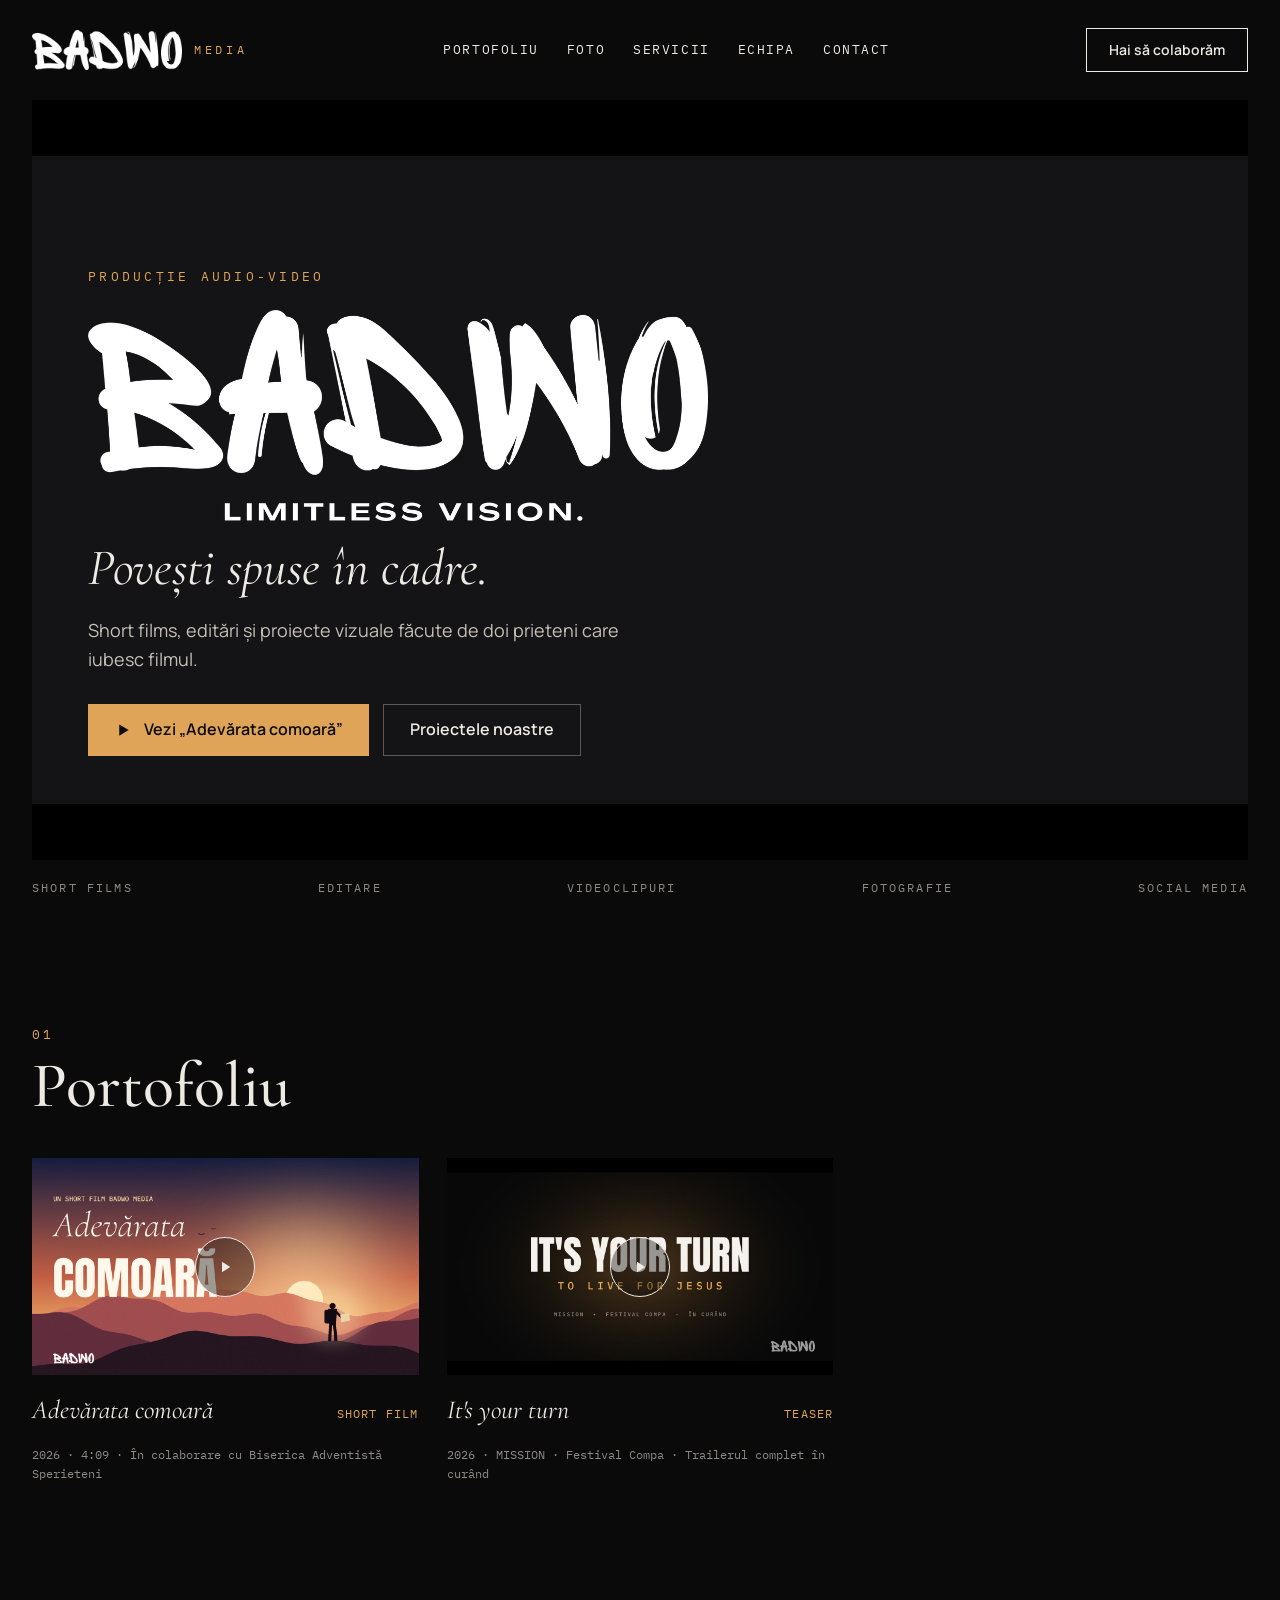
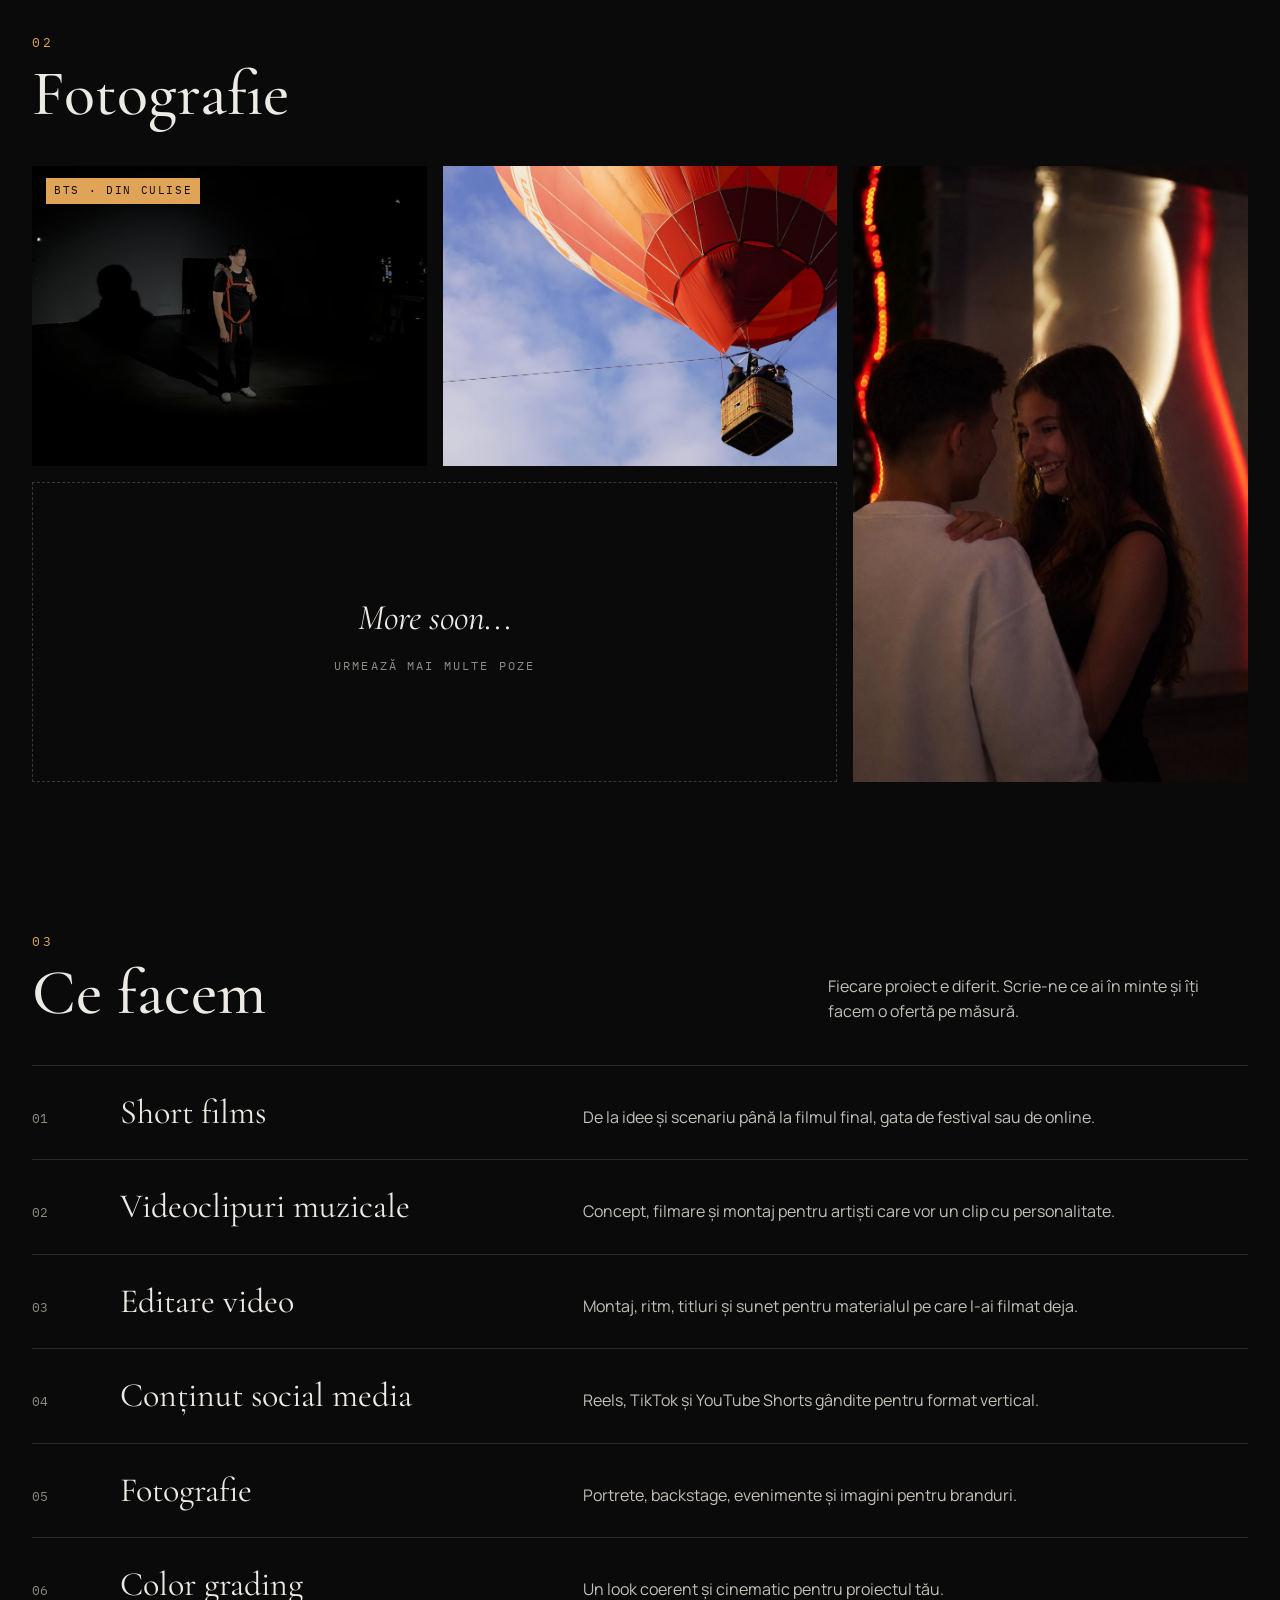
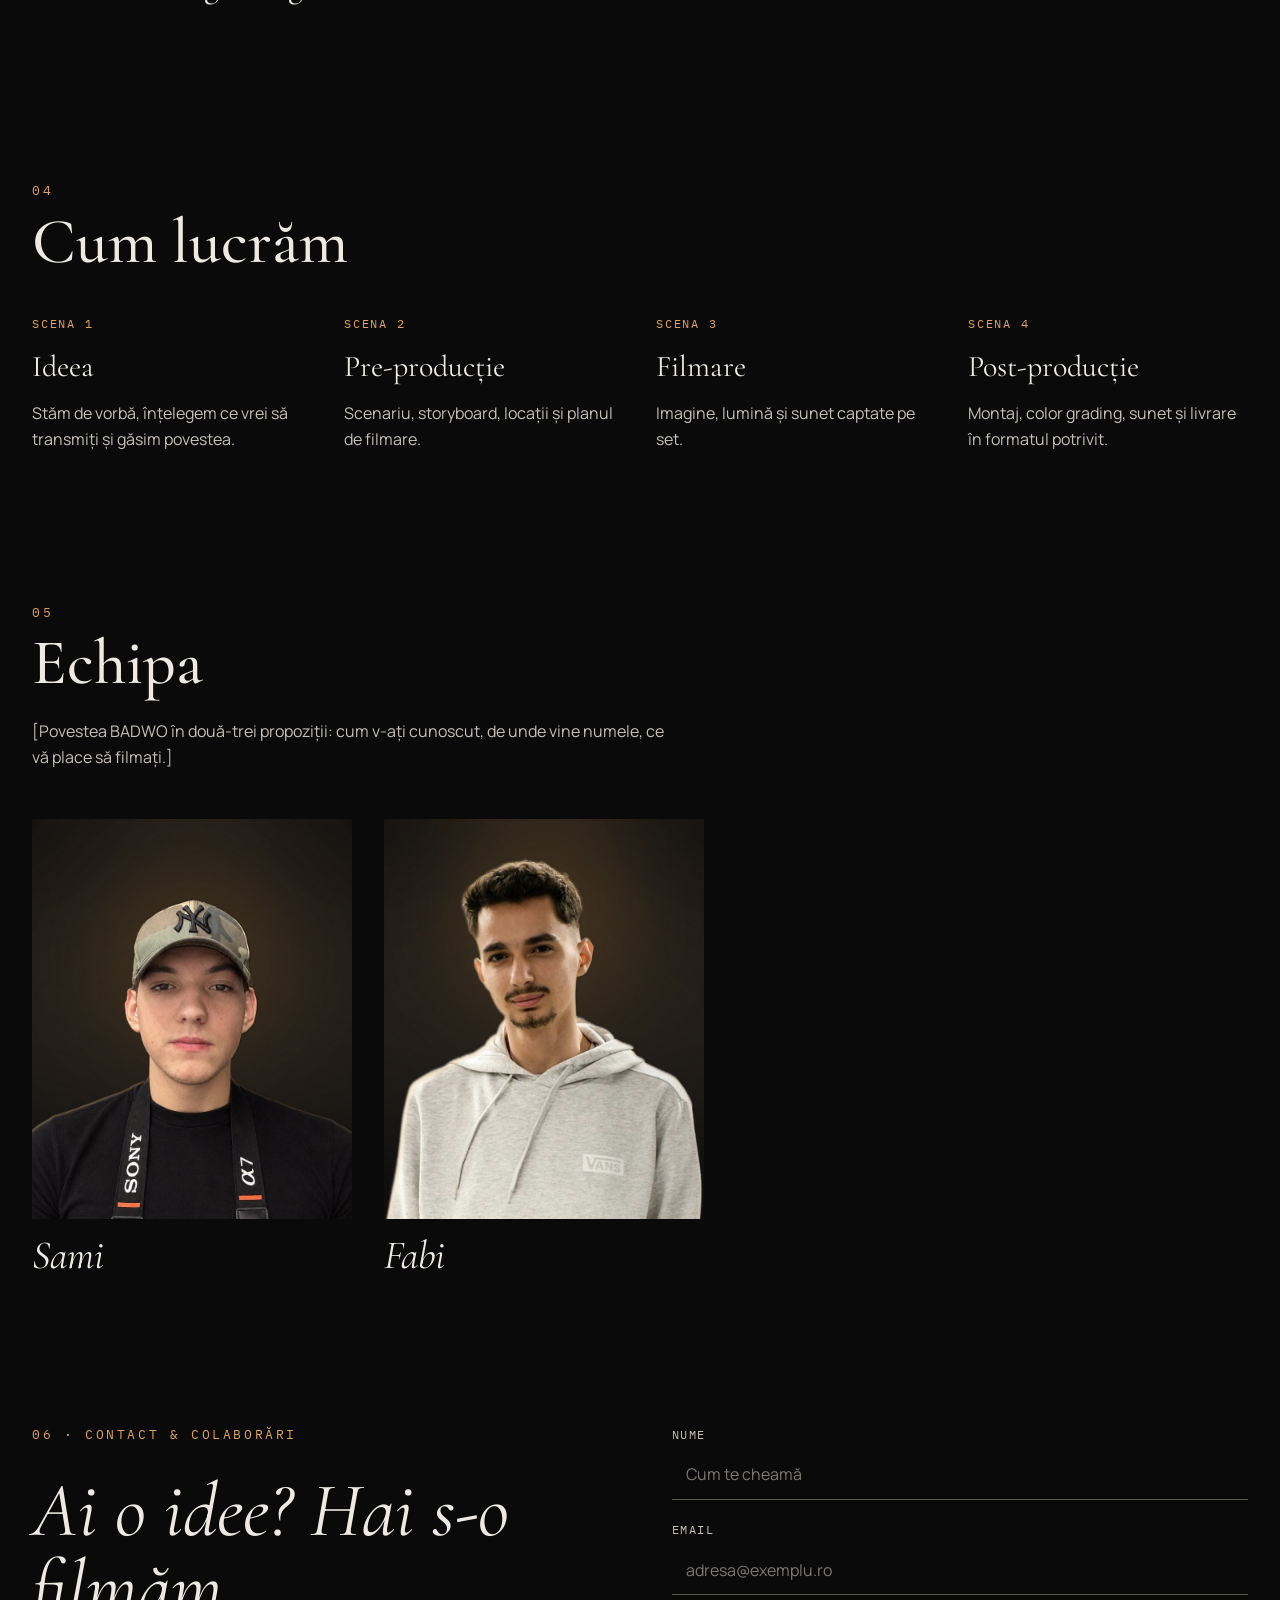
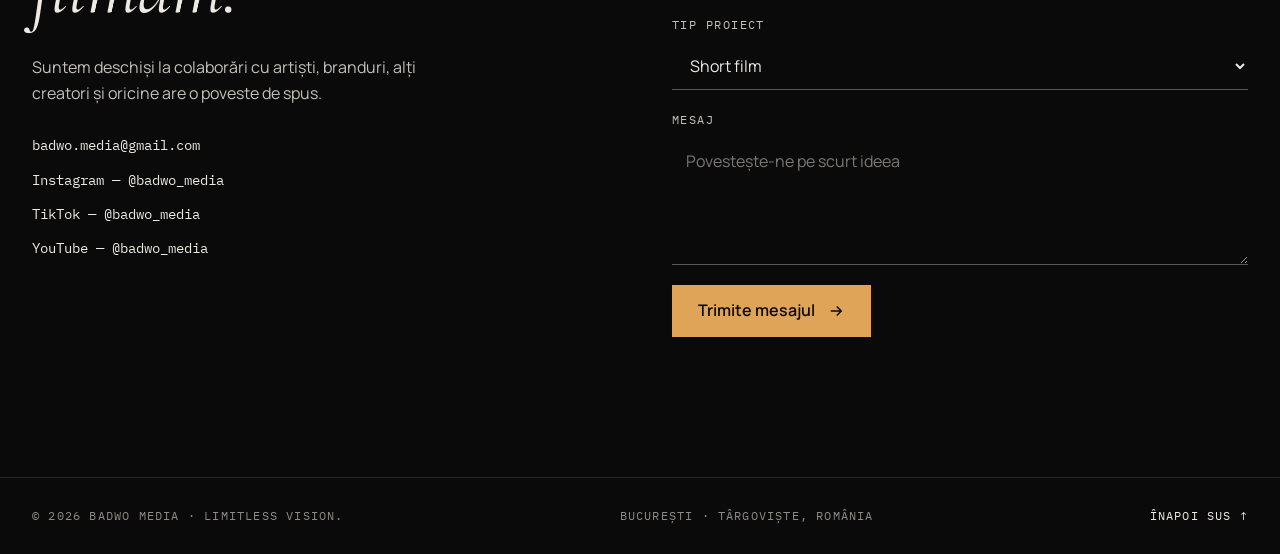
<file: index.html>
<!doctype html>
<html lang="ro">
<head>
<meta charset="utf-8">
<meta name="viewport" content="width=device-width, initial-scale=1">
<title>BADWO Media — Limitless vision.</title>
<meta name="description" content="BADWO Media — producție audio-video: short films, editări, videoclipuri, fotografie și conținut pentru social media.">
<meta property="og:title" content="BADWO Media — Limitless vision.">
<meta property="og:description" content="Short films, editări, videoclipuri și fotografie.">
<meta property="og:image" content="assets/og-image.jpg">
<meta property="og:type" content="website">
<meta name="theme-color" content="#0A0A0B">
<link rel="icon" type="image/png" href="assets/favicon.png">
<link rel="apple-touch-icon" href="assets/apple-touch-icon.png">
<link rel="preconnect" href="https://fonts.googleapis.com">
<link rel="preconnect" href="https://fonts.gstatic.com" crossorigin>
<link href="https://fonts.googleapis.com/css2?family=Cormorant+Garamond:ital,wght@0,500;1,400;1,500&family=Manrope:wght@400;500;600&family=IBM+Plex+Mono:wght@400;500&display=swap" rel="stylesheet">
<link rel="stylesheet" href="style.css">
</head>
<body>

<a class="skip" href="#continut">Sari la conținut</a>

<!-- ============ MENIU ============ -->
<header class="header wrap">
  <a href="#top" class="brand" aria-label="BADWO Media — acasă">
    <img src="assets/logo-badwo.png" alt="BADWO" width="160" height="43">
    <span>MEDIA</span>
  </a>
  <button class="menu-toggle" type="button" aria-expanded="false" aria-controls="meniu">Meniu</button>
  <nav id="meniu" class="nav" aria-label="Navigare principală">
    <a href="#portofoliu">Portofoliu</a>
    <a href="#foto">Foto</a>
    <a href="#servicii">Servicii</a>
    <a href="#echipa">Echipa</a>
    <a href="#contact">Contact</a>
  </nav>
  <a href="#contact" class="btn btn-outline header-cta">Hai să colaborăm</a>
</header>

<main id="continut">

<!-- ============ HERO ============ -->
<section id="top" class="hero-section">
  <div class="hero wrap-inner">
    <!-- SHOWREEL DE FUNDAL: puneți un fișier video scurt (fără sunet) în assets/ și scoateți comentariul de mai jos.
    <video class="hero-video" src="assets/showreel.mp4" autoplay muted loop playsinline></video>
    -->
    <div class="hero-content">
      <p class="eyebrow">PRODUCȚIE AUDIO-VIDEO</p>
      <h1><img src="assets/logo-badwo-limitless.png" alt="BADWO — Limitless vision." width="620" height="211"></h1>
      <p class="hero-tag">Povești spuse în cadre.</p>
      <p class="hero-text">Short films, editări și proiecte vizuale făcute de doi prieteni care iubesc filmul.</p>
      <div class="hero-actions">
        <a href="adevarata-comoara.html" class="btn btn-accent">
          <svg width="18" height="18" viewBox="0 0 24 24" fill="currentColor" aria-hidden="true"><path d="M7 4.5v15l12.5-7.5z"/></svg>
          Vezi „Adevărata comoară”
        </a>
        <a href="#portofoliu" class="btn btn-ghost">Proiectele noastre</a>
      </div>
    </div>
  </div>
  <div class="strip wrap-inner" aria-hidden="true">
    <span>SHORT FILMS</span><span>EDITARE</span><span>VIDEOCLIPURI</span><span>FOTOGRAFIE</span><span>SOCIAL MEDIA</span>
  </div>
</section>

<!-- ============ PORTOFOLIU ============ -->
<section id="portofoliu" class="section wrap">
  <div class="section-head">
    <div>
      <p class="num">01</p>
      <h2>Portofoliu</h2>
    </div>
    <!-- Filtrele (Toate / Short films / Editări / Videoclipuri) pot fi readăugate când aveți mai multe proiecte -->
  </div>

  <!--
    CUM ADAUGI UN PROIECT: copiază un <article> întreg și schimbă:
      data-cat   = short / edit / clip  (pentru filtru)
      data-video = ID-ul de YouTube
      imaginea   = pune poza în assets/foto/ și schimbă src-ul
  -->
  <div class="projects">
    <article class="project" data-cat="short">
      <a href="adevarata-comoara.html" class="project-thumb" aria-label="Adevărata comoară — short film">
        <img src="assets/thumbnail-munte.jpg" alt="" loading="lazy">
        <span class="thumb-badge pre-launch">PREMIERĂ · VINERI 12:00</span>
        <span class="play"><svg width="18" height="18" viewBox="0 0 24 24" fill="currentColor" aria-hidden="true"><path d="M8 5v14l11-7z"/></svg></span>
      </a>
      <div class="project-row"><h3><a href="adevarata-comoara.html">Adevărata comoară</a></h3><span class="cat">SHORT FILM</span></div>
      <p class="meta">2026 · 4:09 · În colaborare cu Biserica Adventistă Sperieteni</p>
    </article>

    <article class="project">
      <button type="button" class="project-thumb js-video" data-video="E-6Zyjc3Xzk" aria-label="Pornește teaserul It's your turn">
        <img src="assets/its-your-turn-poster.jpg" alt="" loading="lazy">
        <span class="play"><svg width="18" height="18" viewBox="0 0 24 24" fill="currentColor" aria-hidden="true"><path d="M8 5v14l11-7z"/></svg></span>
      </button>
      <div class="project-row"><h3>It's your turn</h3><span class="cat">TEASER</span></div>
      <p class="meta">2026 · MISSION · Festival Compa · Trailerul complet în curând</p>
    </article>
  </div>
</section>

<!-- ============ FOTO ============ -->
<!-- Poză nouă: urcați-o în assets/ și adăugați înaintea căsuței „More soon”: <img class="photo" src="assets/nume.jpg" alt="descriere" loading="lazy"> -->
<section id="foto" class="section wrap">
  <p class="num">02</p>
  <h2>Fotografie</h2>
  <div class="photos">
    <div class="photo" style="position:relative;padding:0;overflow:hidden">
      <img src="assets/backstage-1.jpg" alt="Backstage BADWO Media — actor pe set, în lumina reflectorului" loading="lazy" style="width:100%;height:100%;object-fit:cover;display:block">
      <span class="thumb-badge">BTS · DIN CULISE</span>
    </div>
    <img class="photo" src="assets/foto-balon.jpg" alt="Balon cu aer cald portocaliu deasupra norilor, fotografiat de jos" loading="lazy">
        <img class="photo tall" src="assets/foto-cuplu-badi-ale.jpg" alt="Badi și Ale în lumină caldă, cu luminițe roșii în fundal" loading="lazy">
    <div class="photo soon"><strong>More soon...</strong><span>URMEAZĂ MAI MULTE POZE</span></div>
  </div>
</section>

<!-- ============ SERVICII ============ -->
<section id="servicii" class="section wrap">
  <div class="section-head">
    <div>
      <p class="num">03</p>
      <h2>Ce facem</h2>
    </div>
    <p class="lead">Fiecare proiect e diferit. Scrie-ne ce ai în minte și îți facem o ofertă pe măsură.</p>
  </div>
  <ul class="services">
    <li><span class="n">01</span><h3>Short films</h3><p>De la idee și scenariu până la filmul final, gata de festival sau de online.</p></li>
    <li><span class="n">02</span><h3>Videoclipuri muzicale</h3><p>Concept, filmare și montaj pentru artiști care vor un clip cu personalitate.</p></li>
    <li><span class="n">03</span><h3>Editare video</h3><p>Montaj, ritm, titluri și sunet pentru materialul pe care l-ai filmat deja.</p></li>
    <li><span class="n">04</span><h3>Conținut social media</h3><p>Reels, TikTok și YouTube Shorts gândite pentru format vertical.</p></li>
    <li><span class="n">05</span><h3>Fotografie</h3><p>Portrete, backstage, evenimente și imagini pentru branduri.</p></li>
    <li><span class="n">06</span><h3>Color grading</h3><p>Un look coerent și cinematic pentru proiectul tău.</p></li>
  </ul>
</section>

<!-- ============ PROCES ============ -->
<section class="section wrap">
  <p class="num">04</p>
  <h2>Cum lucrăm</h2>
  <ol class="steps">
    <li><span class="scene">SCENA 1</span><h3>Ideea</h3><p>Stăm de vorbă, înțelegem ce vrei să transmiți și găsim povestea.</p></li>
    <li><span class="scene">SCENA 2</span><h3>Pre-producție</h3><p>Scenariu, storyboard, locații și planul de filmare.</p></li>
    <li><span class="scene">SCENA 3</span><h3>Filmare</h3><p>Imagine, lumină și sunet captate pe set.</p></li>
    <li><span class="scene">SCENA 4</span><h3>Post-producție</h3><p>Montaj, color grading, sunet și livrare în formatul potrivit.</p></li>
  </ol>
</section>

<!-- ============ ECHIPA ============ -->
<section id="echipa" class="section wrap">
  <p class="num">05</p>
  <h2>Echipa</h2>
  <p class="lead team-lead">[Povestea BADWO în două-trei propoziții: cum v-ați cunoscut, de unde vine numele, ce vă place să filmați.]</p>
  <div class="team">
    <figure class="member">
      <img class="portrait" src="assets/sami-portret-final.jpg" alt="Sami, BADWO Media">
      <figcaption>Sami</figcaption>
    </figure>
    <figure class="member">
      <img class="portrait" src="assets/fabi-portret-final.jpg" alt="Fabi, BADWO Media">
      <figcaption>Fabi</figcaption>
    </figure>
  </div>
</section>

<!-- ============ CONTACT ============ -->
<section id="contact" class="section wrap contact">
  <div class="contact-info">
    <p class="num">06 · CONTACT &amp; COLABORĂRI</p>
    <h2 class="contact-title">Ai o idee? Hai s-o filmăm.</h2>
    <p class="lead">Suntem deschiși la colaborări cu artiști, branduri, alți creatori și oricine are o poveste de spus.</p>
    <ul class="links">
      <li><a href="mailto:badwo.media@gmail.com">badwo.media@gmail.com</a></li>
      <li><a href="https://www.instagram.com/badwo_media/" target="_blank" rel="noopener">Instagram — @badwo_media</a></li>
      <li><a href="https://www.tiktok.com/@badwo_media" target="_blank" rel="noopener">TikTok — @badwo_media</a></li>
      <li><a href="https://youtube.com/@badwo_media" target="_blank" rel="noopener">YouTube — @badwo_media</a></li>
    </ul>
  </div>

  <!--
    FORMULAR (Web3Forms, gratuit 250 mesaje/lună) — mesajele vin pe badwo.media@gmail.com.
    Înlocuiți CHEIA-VOASTRA de mai jos cu cheia primită pe email de la Web3Forms.
  -->
  <form class="form" id="contact-form" action="https://api.web3forms.com/submit" method="POST">
    <input type="hidden" name="access_key" value="0aef2e41-bc1f-40ac-9697-3a45dd9f12d6">
    <input type="hidden" name="subject" value="Mesaj nou de pe site-ul BADWO Media">
    <input type="hidden" name="from_name" value="Site BADWO Media">
    <input type="checkbox" name="botcheck" style="display:none" tabindex="-1" autocomplete="off">
    <div class="field"><label for="nume">NUME</label><input id="nume" name="name" type="text" placeholder="Cum te cheamă" required autocomplete="name"></div>
    <div class="field"><label for="email">EMAIL</label><input id="email" name="email" type="email" placeholder="adresa@exemplu.ro" required autocomplete="email"></div>
    <div class="field"><label for="tip">TIP PROIECT</label>
      <select id="tip" name="tip">
        <option>Short film</option><option>Videoclip</option><option>Editare</option><option>Fotografie</option><option>Colaborare</option><option>Altceva</option>
      </select>
    </div>
    <div class="field"><label for="mesaj">MESAJ</label><textarea id="mesaj" name="message" rows="4" placeholder="Povestește-ne pe scurt ideea" required></textarea></div>
    <button type="submit" class="btn btn-accent">Trimite mesajul
      <svg width="18" height="18" viewBox="0 0 24 24" fill="none" stroke="currentColor" stroke-width="2" aria-hidden="true"><path d="M5 12h14M13 6l6 6-6 6"/></svg>
    </button>
    <p class="form-status" id="form-status" role="status" aria-live="polite"></p>
  </form>
</section>

</main>

<footer class="footer">
  <div class="wrap footer-row">
    <span>© <span id="an">2026</span> BADWO MEDIA · LIMITLESS VISION.</span>
    <span>BUCUREȘTI · TÂRGOVIȘTE, ROMÂNIA</span>
    <a href="#top">ÎNAPOI SUS ↑</a>
  </div>
</footer>

<!-- Fereastra pentru video -->
<dialog class="video-modal" id="video-modal" aria-label="Video">
  <button type="button" class="modal-close" aria-label="Închide">✕</button>
  <div class="modal-frame"></div>
</dialog>

<script src="script.js"></script>
</body>
</html>
</file>
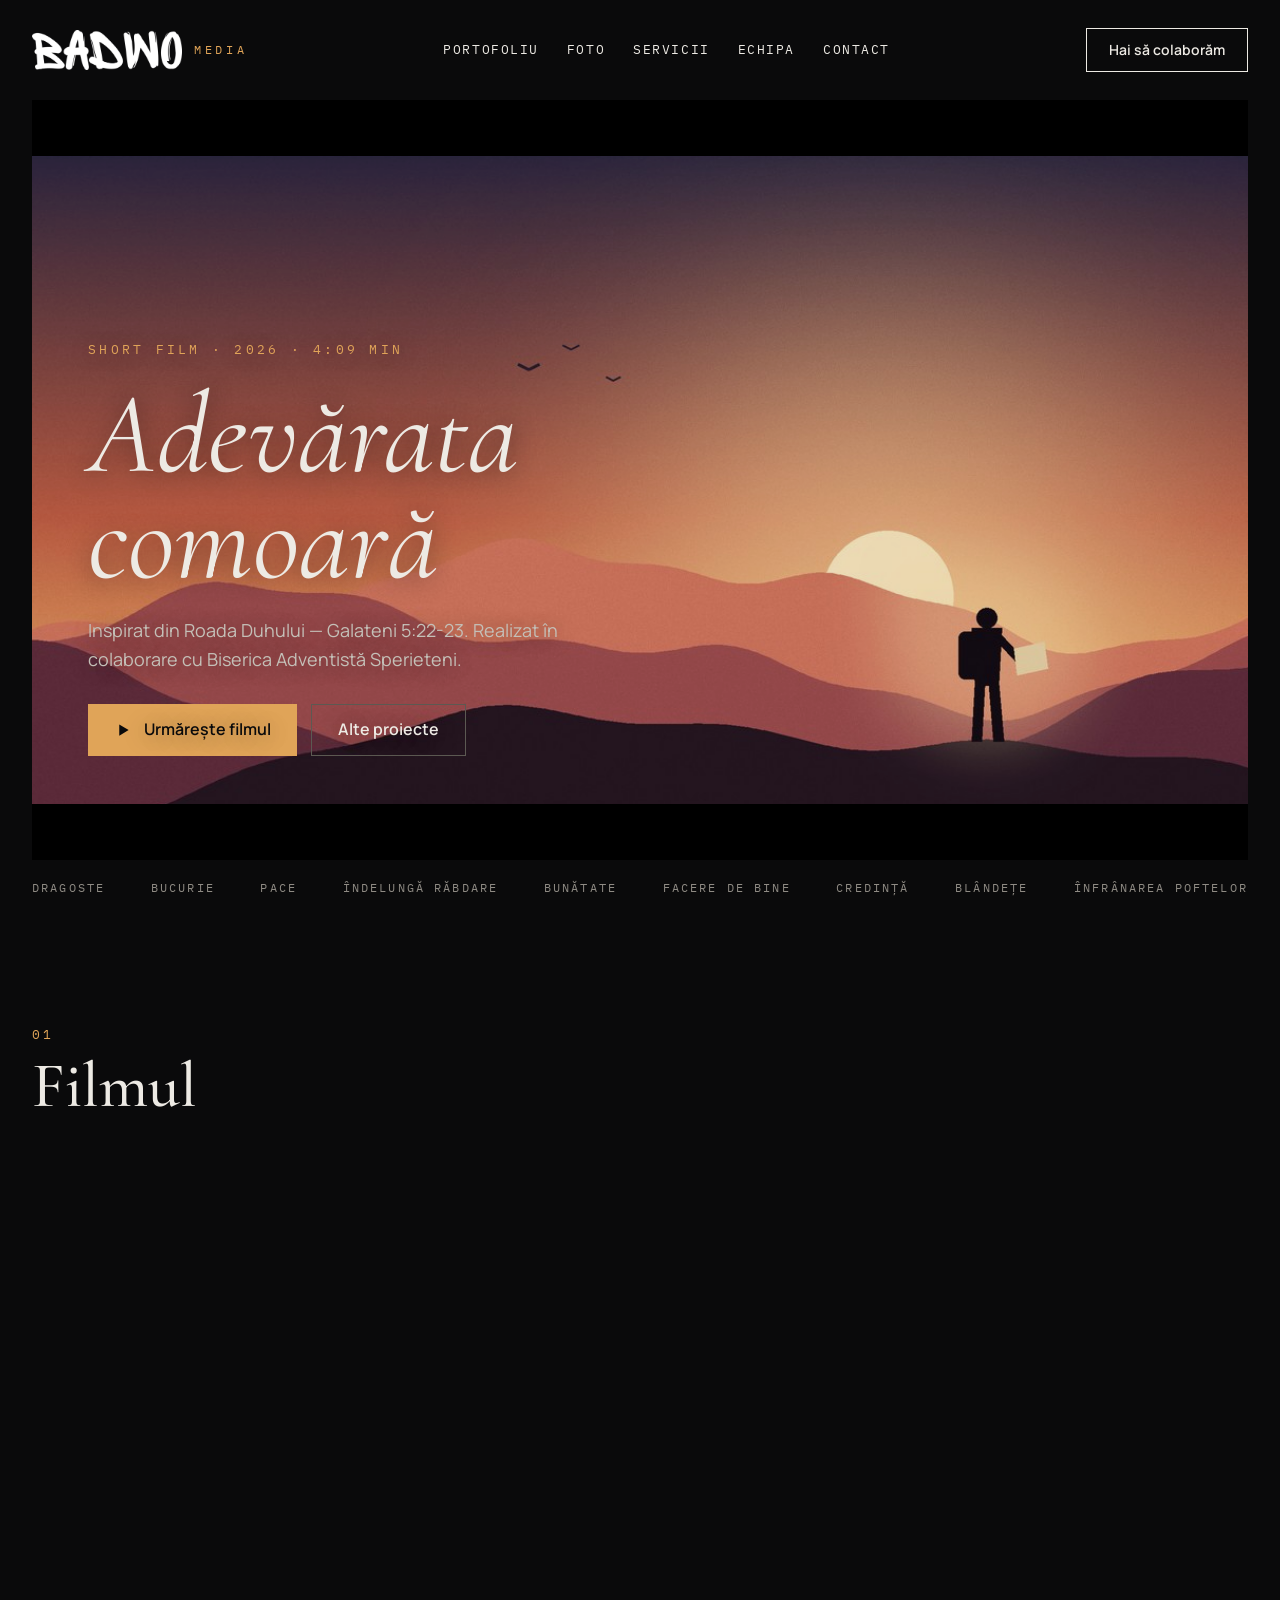
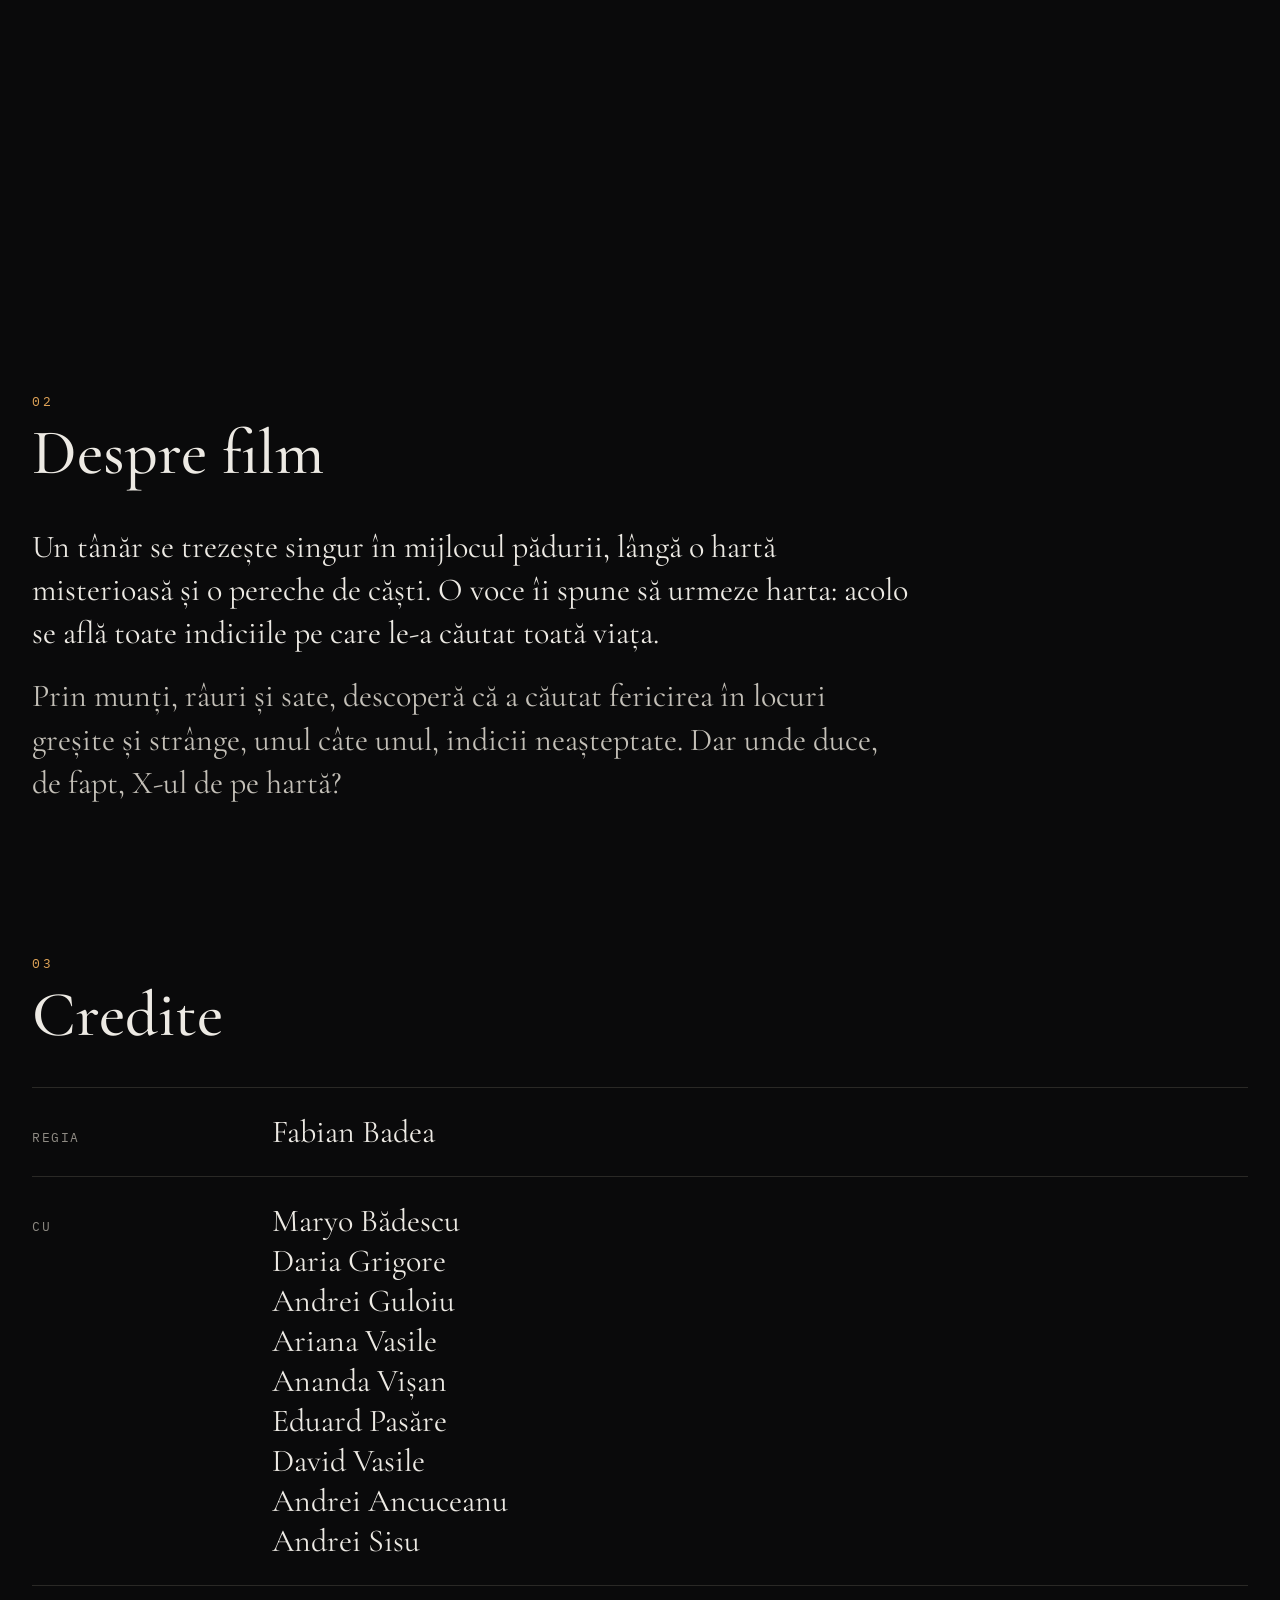
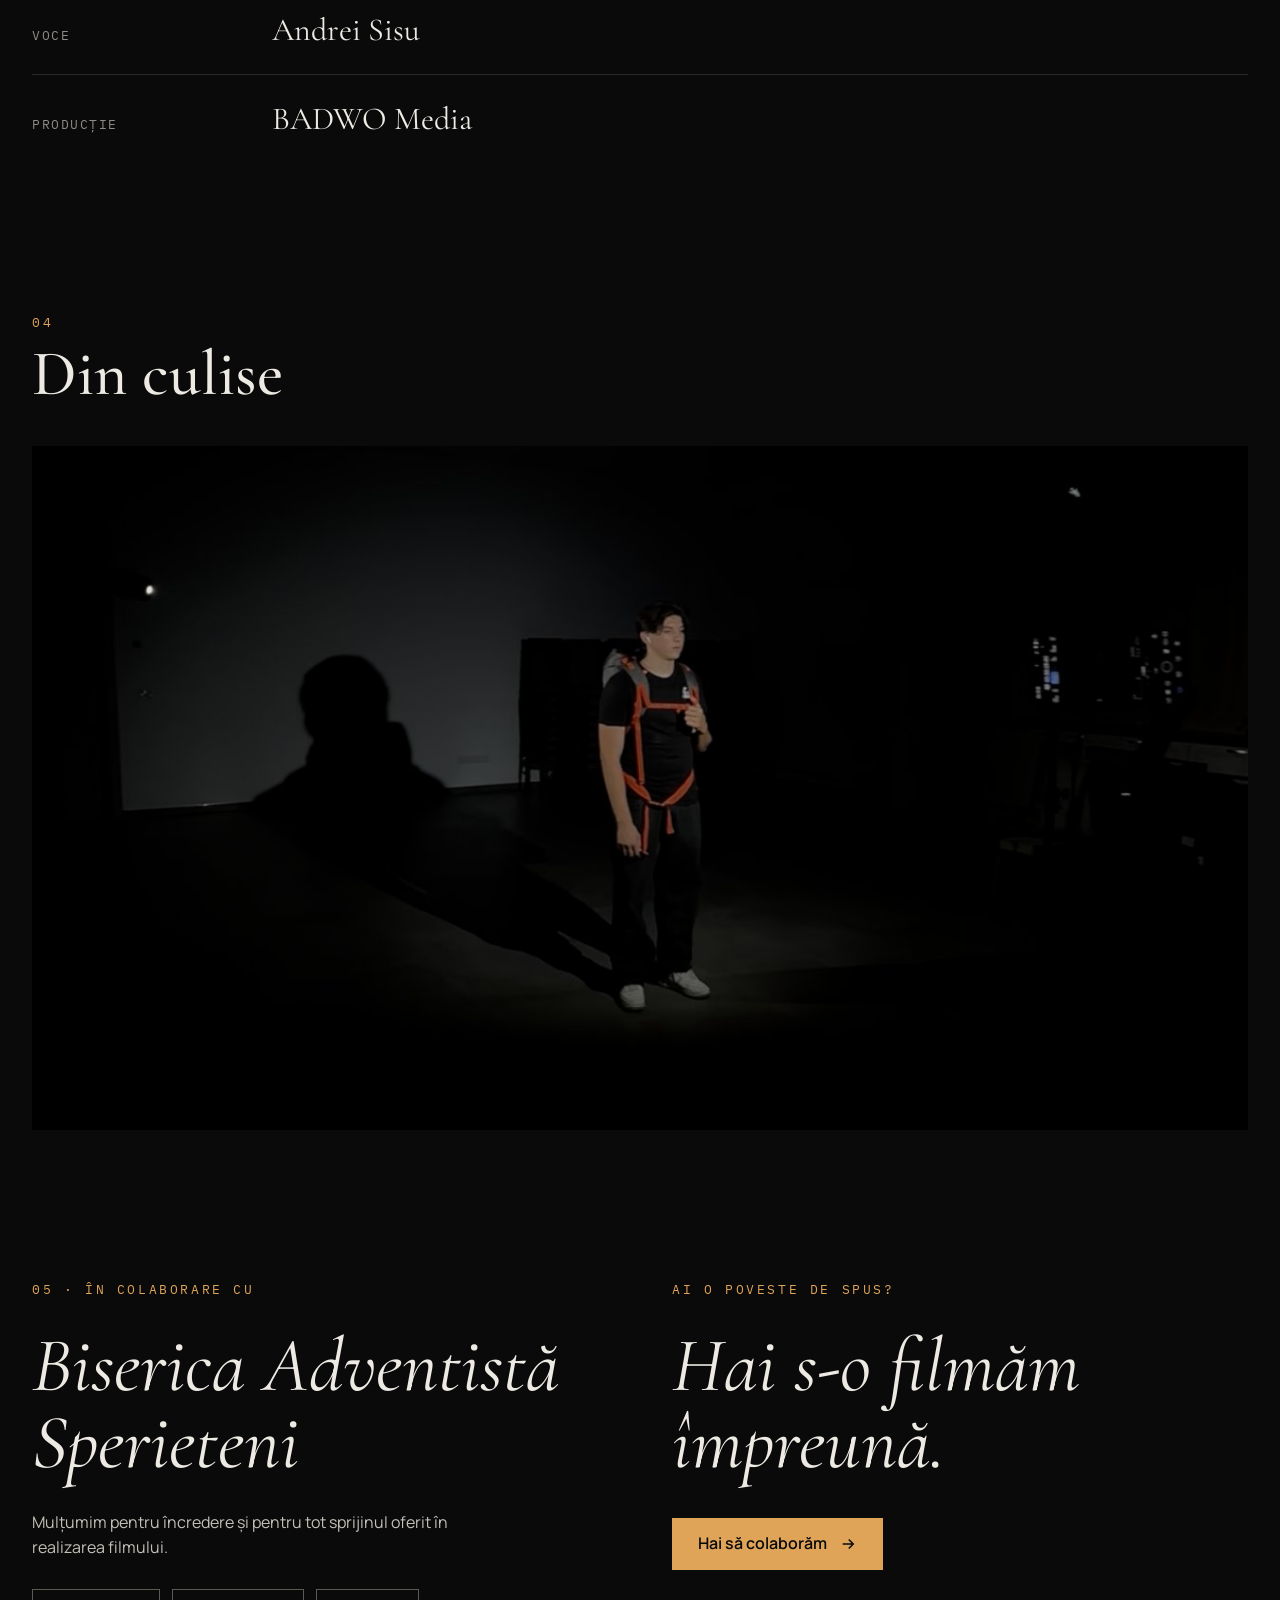
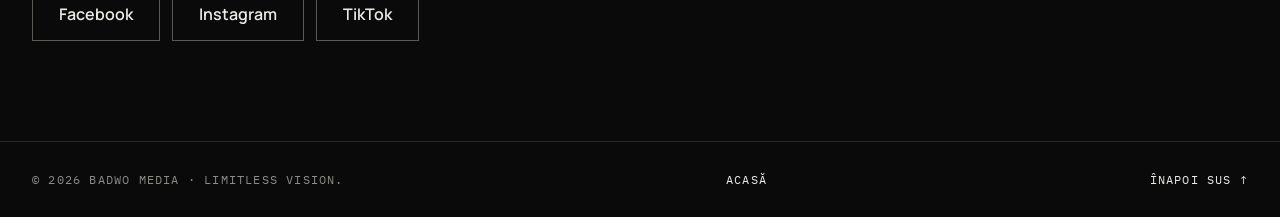
<file: adevarata-comoara.html>
<!doctype html>
<html lang="ro">
<head>
<meta charset="utf-8">
<meta name="viewport" content="width=device-width, initial-scale=1">
<title>Adevărata comoară — short film · BADWO Media</title>
<meta name="description" content="Adevărata comoară — short film BADWO Media inspirat din Roada Duhului (Galateni 5:22-23), în colaborare cu Biserica Adventistă Sperieteni.">
<meta property="og:title" content="Adevărata comoară — short film · BADWO Media">
<meta property="og:description" content="Un tânăr urmează o hartă misterioasă în căutarea comorii pe care a căutat-o toată viața.">
<meta property="og:image" content="assets/thumbnail-munte.jpg">
<meta name="theme-color" content="#0A0A0B">
<link rel="icon" type="image/png" href="assets/favicon.png">
<link rel="apple-touch-icon" href="assets/apple-touch-icon.png">
<link rel="preconnect" href="https://fonts.googleapis.com">
<link rel="preconnect" href="https://fonts.gstatic.com" crossorigin>
<link href="https://fonts.googleapis.com/css2?family=Cormorant+Garamond:ital,wght@0,500;1,400;1,500&family=Manrope:wght@400;500;600&family=IBM+Plex+Mono:wght@400;500&display=swap" rel="stylesheet">
<!-- Stilul e inclus aici, ca pagina să arate la fel ca site-ul chiar și deschisă separat -->
<style>
/* ===== BADWO Media — culori și fonturi (schimbați aici) ===== */
:root{
  --bg:#0A0A0B;
  --bg-2:#141416;
  --card:#18181b;
  --line:#2a2926;
  --text:#EDEAE4;
  --muted:#c4c0b8;
  --dim:#8f8b84;
  --accent:#E0A458;
  --serif:'Cormorant Garamond', Georgia, serif;
  --sans:'Manrope', 'Helvetica Neue', sans-serif;
  --mono:'IBM Plex Mono', ui-monospace, monospace;
}

*,*::before,*::after{box-sizing:border-box}
html{scroll-behavior:smooth}
@media (prefers-reduced-motion:reduce){html{scroll-behavior:auto}}
body{margin:0;background:var(--bg);color:var(--text);font-family:var(--sans);font-size:16px;line-height:1.6;-webkit-font-smoothing:antialiased}
img{max-width:100%;display:block}
a{color:var(--text);text-decoration:none}
a:hover{color:var(--accent)}
h1,h2,h3,p,ul,ol,figure{margin:0}
ul,ol{list-style:none;padding:0}
:focus-visible{outline:2px solid var(--accent);outline-offset:3px}

.skip{position:absolute;left:-9999px;top:8px;background:var(--accent);color:var(--bg);padding:10px 16px;z-index:100}
.skip:focus{left:8px}
.hidden{display:none}

.wrap{max-width:1320px;margin:0 auto;padding-left:32px;padding-right:32px}
.wrap-inner{max-width:1320px;margin:0 auto}

/* ===== Butoane ===== */
.btn{display:inline-flex;align-items:center;gap:12px;min-height:52px;padding:0 26px;font:inherit;font-weight:600;cursor:pointer;border:0;transition:background .2s,color .2s}
.btn-accent{background:var(--accent);color:var(--bg)}
.btn-accent:hover{background:var(--text);color:var(--bg)}
.btn-ghost{border:1px solid #5c5952}
.btn-outline{border:1px solid var(--text);min-height:44px;padding:0 22px;font-size:14px}

/* ===== Meniu ===== */
.header{display:flex;flex-wrap:wrap;align-items:center;justify-content:space-between;gap:20px;padding-top:28px;padding-bottom:28px}
.brand{display:flex;align-items:center;gap:12px}
.brand img{height:40px;width:auto}
.brand span{font-family:var(--mono);font-size:12px;letter-spacing:.3em;color:var(--accent)}
.nav{display:flex;flex-wrap:wrap;gap:28px;font-family:var(--mono);font-size:13px;letter-spacing:.12em;text-transform:uppercase}
.menu-toggle{display:none;background:none;border:1px solid #5c5952;color:var(--text);font-family:var(--mono);font-size:13px;letter-spacing:.12em;text-transform:uppercase;min-height:44px;padding:0 16px;cursor:pointer}

/* ===== Hero ===== */
.hero-section{padding:0 32px}
.hero{position:relative;background:var(--bg-2);min-height:760px;display:flex;flex-direction:column;justify-content:flex-end;overflow:hidden}
.hero::before,.hero::after{content:"";position:absolute;left:0;right:0;height:56px;background:#000;z-index:2}
.hero::before{top:0}.hero::after{bottom:0}
.hero-video{position:absolute;inset:0;width:100%;height:100%;object-fit:cover;opacity:.55}
.hero-content{position:relative;z-index:3;padding:120px 56px 104px;display:flex;flex-direction:column;gap:22px;max-width:900px}
.eyebrow{font-family:var(--mono);font-size:13px;letter-spacing:.25em;color:var(--accent)}
.hero h1 img{width:min(620px,100%);height:auto}
.hero-tag{font-family:var(--serif);font-style:italic;font-size:clamp(32px,4vw,52px);line-height:1}
.hero-text{max-width:560px;font-size:18px;color:var(--muted)}
.hero-actions{display:flex;flex-wrap:wrap;gap:14px;margin-top:8px}
.strip{padding:18px 0;display:flex;flex-wrap:wrap;justify-content:space-between;gap:12px;font-family:var(--mono);font-size:12px;letter-spacing:.18em;color:var(--dim)}

/* ===== Secțiuni ===== */
.section{padding-top:110px;padding-bottom:40px}
.section h2{font-family:var(--serif);font-weight:500;font-size:clamp(44px,6vw,64px);line-height:1;margin:8px 0 40px}
.section-head{display:flex;flex-wrap:wrap;align-items:flex-end;justify-content:space-between;gap:24px;margin-bottom:40px}
.section-head h2{margin-bottom:0}
.num{font-family:var(--mono);font-size:13px;color:var(--accent);letter-spacing:.2em}
.lead{max-width:420px;color:var(--muted)}
.ph{font-family:var(--mono);font-size:11px;color:var(--dim);letter-spacing:.1em}

/* ===== Portofoliu ===== */
.filters{display:flex;flex-wrap:wrap;gap:8px}
.filters button{min-height:44px;padding:0 18px;font-family:var(--mono);font-size:13px;letter-spacing:.08em;cursor:pointer;border:1px solid #3a3833;background:transparent;color:var(--text)}
.filters button[aria-pressed="true"]{background:var(--text);color:var(--bg)}
.projects{display:grid;grid-template-columns:repeat(auto-fill,minmax(min(360px,100%),1fr));gap:40px 28px}
.project{display:flex;flex-direction:column;gap:14px}
.project[hidden]{display:none}
.project-thumb{position:relative;aspect-ratio:16/9;background:var(--card);display:flex;align-items:center;justify-content:center;border:0;padding:0;cursor:pointer;color:var(--text);overflow:hidden;width:100%}
.project-thumb img{position:absolute;inset:0;width:100%;height:100%;object-fit:cover}
.project-thumb .ph{position:absolute;top:12px;left:14px}
.play{position:relative;width:60px;height:60px;border-radius:50%;border:1px solid var(--text);display:flex;align-items:center;justify-content:center;background:rgba(10,10,11,.4);transition:background .2s,color .2s}
.project-thumb:hover .play{background:var(--accent);border-color:var(--accent);color:var(--bg)}
.project-row{display:flex;justify-content:space-between;align-items:baseline;gap:12px}
.project h3{font-family:var(--serif);font-size:26px;font-style:italic;font-weight:400}
.cat{font-family:var(--mono);font-size:12px;color:var(--accent);letter-spacing:.1em;white-space:nowrap}
.meta{font-family:var(--mono);font-size:12px;color:var(--dim)}

/* ===== Foto ===== */
.photos{display:grid;grid-template-columns:repeat(auto-fit,minmax(240px,1fr));grid-auto-rows:220px;gap:16px}
.photo{background:var(--card);padding:14px;width:100%;height:100%;object-fit:cover}
img.photo{padding:0}
.photo.tall{grid-row:span 2}

/* ===== Servicii ===== */
.services li{display:flex;flex-wrap:wrap;gap:16px 40px;padding:28px 0;border-top:1px solid var(--line);align-items:baseline}
.services .n{width:48px;font-family:var(--mono);font-size:13px;color:var(--dim)}
.services h3{flex:1 1 280px;font-family:var(--serif);font-size:34px;font-weight:400;line-height:1.1}
.services p{flex:2 1 380px;color:var(--muted)}

/* ===== Proces ===== */
.steps{display:grid;grid-template-columns:repeat(auto-fit,minmax(240px,1fr));gap:32px}
.steps li{display:flex;flex-direction:column;gap:10px}
.scene{font-family:var(--mono);font-size:12px;color:var(--accent);letter-spacing:.15em}
.steps h3{font-family:var(--serif);font-size:30px;font-weight:400}
.steps p{color:var(--muted)}

/* ===== Echipa ===== */
.team-lead{max-width:640px;margin:-16px 0 48px}
.team{display:grid;grid-template-columns:repeat(auto-fit,minmax(240px,320px));gap:32px}
.member{display:flex;flex-direction:column;gap:16px}
.portrait{aspect-ratio:4/5;background:var(--card);padding:14px;width:100%;object-fit:cover}
img.portrait{padding:0}
.member figcaption{font-family:var(--serif);font-size:40px;font-style:italic;line-height:1}

/* ===== Contact ===== */
.contact{display:flex;flex-wrap:wrap;gap:64px;padding-bottom:100px}
.contact-info{flex:1 1 420px;display:flex;flex-direction:column;gap:28px}
.section .contact-title{font-style:italic;font-weight:400;font-size:clamp(48px,6vw,84px);margin:0}
.links{display:flex;flex-direction:column;gap:12px;font-family:var(--mono);font-size:14px}
.form{flex:1 1 420px;display:flex;flex-direction:column;gap:20px}
.field{display:flex;flex-direction:column;gap:8px}
.field label{font-family:var(--mono);font-size:12px;letter-spacing:.12em;color:var(--muted)}
.field input,.field select,.field textarea{font:inherit;color:var(--text);min-height:48px;padding:0 14px;background:transparent;border:0;border-bottom:1px solid #5c5952;border-radius:0}
.field select{background:var(--bg)}
.field textarea{padding:12px 14px;resize:vertical}
.field input::placeholder,.field textarea::placeholder{color:#7d7972}
.field input:focus,.field select:focus,.field textarea:focus{border-bottom-color:var(--accent)}
.form .btn{align-self:flex-start}

/* ===== Footer ===== */
.footer{border-top:1px solid var(--line)}
.footer-row{padding-top:28px;padding-bottom:28px;display:flex;flex-wrap:wrap;justify-content:space-between;gap:16px;font-family:var(--mono);font-size:12px;color:var(--dim);letter-spacing:.1em}

/* ===== Video ===== */
.video-modal{width:min(1100px,94vw);padding:0;border:0;background:#000;color:var(--text)}
.video-modal::backdrop{background:rgba(0,0,0,.85)}
.modal-frame{aspect-ratio:16/9}
.modal-frame iframe{width:100%;height:100%;border:0;display:block}
.modal-frame p{padding:40px;font-family:var(--mono);font-size:14px;color:var(--muted)}
.modal-close{position:absolute;top:8px;right:8px;z-index:2;width:44px;height:44px;background:rgba(0,0,0,.6);color:#fff;border:0;font-size:18px;cursor:pointer}

/* ===== Telefon ===== */
@media (max-width:820px){
  .wrap{padding-left:20px;padding-right:20px}
  .hero-section{padding:0}
  .hero{min-height:620px}
  .hero::before,.hero::after{height:32px}
  .hero-content{padding:80px 20px 64px}
  .menu-toggle{display:inline-flex;align-items:center}
  .header-cta{display:none}
  .nav{display:none;width:100%;flex-direction:column;gap:0}
  .nav.open{display:flex}
  .nav a{padding:14px 0;border-top:1px solid var(--line)}
  .strip{padding:16px 20px;justify-content:flex-start;gap:8px 20px}
  .section{padding-top:80px}
  .contact{gap:48px}
  .photos{grid-auto-rows:180px}
}

/* ===== Mesaj formular ===== */
.form-status{font-family:var(--mono);font-size:13px;color:var(--accent);min-height:1.6em}
.form .btn:disabled{opacity:.6;cursor:wait}


/* ===== Pagina filmului ===== */
.hero-bg{position:absolute;inset:0;width:100%;height:100%;object-fit:cover;opacity:.6}
.badge{align-self:flex-start;font-family:var(--mono);font-size:12px;letter-spacing:.18em;background:var(--accent);color:var(--bg);padding:6px 12px}
.hero-content{text-shadow:0 2px 24px rgba(0,0,0,.45)}
.hero-title{font-family:var(--serif);font-style:italic;font-weight:400;font-size:clamp(56px,9vw,120px);line-height:.92;margin:0}
.film-meta{font-family:var(--mono);font-size:13px;letter-spacing:.14em;color:var(--muted)}
.video-box{aspect-ratio:16/9;background:var(--card);display:flex;align-items:center;justify-content:center;flex-direction:column;gap:18px;text-align:center;padding:24px}
.video-wrap{aspect-ratio:16/9}
.video-wrap iframe{width:100%;height:100%;border:0;display:block}
.synopsis{font-family:var(--serif);font-size:clamp(24px,2.6vw,32px);line-height:1.35;max-width:880px}
.synopsis + .synopsis{margin-top:20px;color:var(--muted)}
.credits li{display:flex;flex-wrap:wrap;gap:16px 40px;padding:24px 0;border-top:1px solid var(--line);align-items:baseline}
.credits .role{width:200px;font-family:var(--mono);font-size:13px;letter-spacing:.12em;color:var(--dim)}
.credits .who{flex:1 1 280px;font-family:var(--serif);font-size:32px;line-height:1.25}
.collab-links{display:flex;flex-wrap:wrap;gap:12px}
.bts{display:grid;grid-template-columns:1fr;gap:16px}
.bts img{aspect-ratio:16/9;height:auto}
.bts > *{width:100%;height:100%;object-fit:cover;background:var(--card)}
.bts div{padding:14px}
.bts .wide{grid-column:span 2}
@media (max-width:820px){.bts .wide{grid-column:auto}}

</style>
</head>
<body>

<a class="skip" href="#continut">Sari la conținut</a>

<!-- ============ MENIU (la fel ca pe pagina principală) ============ -->
<header class="header wrap">
  <a href="index.html" class="brand" aria-label="BADWO Media — acasă">
    <img src="assets/logo-badwo.png" alt="BADWO" width="160" height="43">
    <span>MEDIA</span>
  </a>
  <button class="menu-toggle" type="button" aria-expanded="false" aria-controls="meniu">Meniu</button>
  <nav id="meniu" class="nav" aria-label="Navigare principală">
    <a href="index.html#portofoliu">Portofoliu</a>
    <a href="index.html#foto">Foto</a>
    <a href="index.html#servicii">Servicii</a>
    <a href="index.html#echipa">Echipa</a>
    <a href="index.html#contact">Contact</a>
  </nav>
  <a href="index.html#contact" class="btn btn-outline header-cta">Hai să colaborăm</a>
</header>

<main id="continut">

<!-- ============ HERO ============ -->
<section id="top" class="hero-section">
  <div class="hero wrap-inner">
    <!-- Când aveți un cadru din film sau posterul, schimbați src-ul de mai jos -->
    <img class="hero-bg" src="assets/adevarata-comoara-hero.jpg" alt="" style="opacity:.92;object-position:70% 60%">
    <div class="hero-content">
      <!-- Eticheta dispare singură vineri, 9 octombrie, la 12:00 -->
      <span class="badge pre-launch">PREMIERĂ PE YOUTUBE · VINERI, 9 OCTOMBRIE, 12:00</span>
      <p class="eyebrow">SHORT FILM · 2026 · 4:09 MIN</p>
      <h1 class="hero-title">Adevărata comoară</h1>
      <p class="hero-text">Inspirat din Roada Duhului — Galateni 5:22-23. Realizat în colaborare cu Biserica Adventistă Sperieteni.</p>
      <div class="hero-actions">
        <a href="#film" class="btn btn-accent">
          <svg width="18" height="18" viewBox="0 0 24 24" fill="currentColor" aria-hidden="true"><path d="M7 4.5v15l12.5-7.5z"/></svg>
          Urmărește filmul
        </a>
        <a href="index.html#portofoliu" class="btn btn-ghost">Alte proiecte</a>
      </div>
    </div>
  </div>
  <div class="strip wrap-inner" aria-hidden="true">
    <span>DRAGOSTE</span><span>BUCURIE</span><span>PACE</span><span>ÎNDELUNGĂ RĂBDARE</span><span>BUNĂTATE</span><span>FACERE DE BINE</span><span>CREDINȚĂ</span><span>BLÂNDEȚE</span><span>ÎNFRÂNAREA POFTELOR</span>
  </div>
</section>

<!-- ============ 01 FILMUL ============ -->
<section id="film" class="section wrap">
  <p class="num">01</p>
  <h2>Filmul</h2>

  <!--
    Lansare automată: până vineri, 9 octombrie 2026, ora 12:00 (ora României) se vede mesajul de premieră.
    După ora aceea, mesajul dispare singur și apare video-ul. Nu trebuie să modificați nimic.
    Pentru altă dată/oră, schimbați LAUNCH în scriptul de la finalul paginii.
  -->
  <div class="video-box pre-launch">
    <p class="ph">PREMIERĂ PE YOUTUBE · VINERI, 9 OCTOMBRIE, ORA 12:00</p>
    <p class="synopsis" style="font-style:italic">Fii acolo la premieră și urmărește filmul live, împreună cu noi.</p>
    <div class="hero-actions" style="justify-content:center">
      <a href="https://youtu.be/7zY72ZGMgw8" target="_blank" rel="noopener" class="btn btn-accent">
        <svg width="18" height="18" viewBox="0 0 24 24" fill="none" stroke="currentColor" stroke-width="2" aria-hidden="true"><path d="M18 8a6 6 0 0 0-12 0c0 7-3 9-3 9h18s-3-2-3-9M13.7 21a2 2 0 0 1-3.4 0"/></svg>
        Setează memento pe YouTube
      </a>
      <a href="https://www.instagram.com/badwo_media/" target="_blank" rel="noopener" class="btn btn-ghost">@badwo_media</a>
    </div>
  </div>
  <div class="video-wrap post-launch" hidden data-video="7zY72ZGMgw8"></div>
</section>

<!-- ============ 02 SINOPSIS ============ -->
<section class="section wrap">
  <p class="num">02</p>
  <h2>Despre film</h2>
  <p class="synopsis">Un tânăr se trezește singur în mijlocul pădurii, lângă o hartă misterioasă și o pereche de căști. O voce îi spune să urmeze harta: acolo se află toate indiciile pe care le-a căutat toată viața.</p>
  <p class="synopsis">Prin munți, râuri și sate, descoperă că a căutat fericirea în locuri greșite și strânge, unul câte unul, indicii neașteptate. Dar unde duce, de fapt, X-ul de pe hartă?</p>
</section>

<!-- ============ 03 CREDITE ============ -->
<section class="section wrap">
  <p class="num">03</p>
  <h2>Credite</h2>
  <ul class="credits">
    <li><span class="role">REGIA</span><span class="who">Fabian Badea</span></li>
    <li><span class="role">CU</span><span class="who">Maryo Bădescu<br>Daria Grigore<br>Andrei Guloiu<br>Ariana Vasile<br>Ananda Vișan<br>Eduard Pasăre<br>David Vasile<br>Andrei Ancuceanu<br>Andrei Sisu</span></li>
    <li><span class="role">VOCE</span><span class="who">Andrei Sisu</span></li>
    <li><span class="role">PRODUCȚIE</span><span class="who">BADWO Media</span></li>
  </ul>
</section>

<!-- ============ 04 DIN CULISE ============ -->
<section class="section wrap">
  <p class="num">04</p>
  <h2>Din culise</h2>
  <div class="bts">
    <img src="assets/backstage-1.jpg" alt="Actor pe set, în lumina reflectorului, la filmarea Adevărata comoară" loading="lazy">
  </div>
</section>

<!-- ============ 05 COLABORARE ============ -->
<section class="section wrap contact">
  <div class="contact-info">
    <p class="num">05 · ÎN COLABORARE CU</p>
    <h2 class="contact-title">Biserica Adventistă Sperieteni</h2>
    <p class="lead">Mulțumim pentru încredere și pentru tot sprijinul oferit în realizarea filmului.</p>
    <div class="collab-links">
      <a href="https://www.facebook.com/biserica.azs.sp/" target="_blank" rel="noopener" class="btn btn-ghost">Facebook</a>
      <a href="https://www.instagram.com/biserica.azs.sperieteni/" target="_blank" rel="noopener" class="btn btn-ghost">Instagram</a>
      <a href="https://www.tiktok.com/@biserica.azs.sperieteni" target="_blank" rel="noopener" class="btn btn-ghost">TikTok</a>
    </div>
  </div>
  <div class="contact-info">
    <p class="num">AI O POVESTE DE SPUS?</p>
    <h2 class="contact-title">Hai s-o filmăm împreună.</h2>
    <div class="hero-actions">
      <a href="index.html#contact" class="btn btn-accent">Hai să colaborăm
        <svg width="18" height="18" viewBox="0 0 24 24" fill="none" stroke="currentColor" stroke-width="2" aria-hidden="true"><path d="M5 12h14M13 6l6 6-6 6"/></svg>
      </a>
    </div>
  </div>
</section>

</main>

<footer class="footer">
  <div class="wrap footer-row">
    <span>© 2026 BADWO MEDIA · LIMITLESS VISION.</span>
    <a href="index.html">ACASĂ</a>
    <a href="#top">ÎNAPOI SUS ↑</a>
  </div>
</footer>

<script>
  // Lansare automată
  const LAUNCH = new Date('2026-10-09T12:00:00+03:00');
  function checkLaunch(){
    if (Date.now() < LAUNCH) return;
    document.querySelectorAll('.pre-launch').forEach(el => el.remove());
    document.querySelectorAll('.post-launch').forEach(el => {
      el.hidden = false;
      if (el.dataset.video && !el.querySelector('iframe')) {
        el.innerHTML = '<iframe src="https://www.youtube-nocookie.com/embed/' + el.dataset.video + '?rel=0" title="Adevărata comoară — short film" allow="encrypted-media; picture-in-picture; fullscreen" allowfullscreen></iframe>';
      }
    });
  }
  checkLaunch();
  setInterval(checkLaunch, 30000);

  const t=document.querySelector('.menu-toggle'),n=document.getElementById('meniu');
  t.addEventListener('click',()=>{const o=n.classList.toggle('open');t.setAttribute('aria-expanded',o);});
</script>
</body>
</html>
</file>
<file: style.css>
/* ===== BADWO Media — culori și fonturi (schimbați aici) ===== */
:root{
  --bg:#0A0A0B;
  --bg-2:#141416;
  --card:#18181b;
  --line:#2a2926;
  --text:#EDEAE4;
  --muted:#c4c0b8;
  --dim:#8f8b84;
  --accent:#E0A458;
  --serif:'Cormorant Garamond', Georgia, serif;
  --sans:'Manrope', 'Helvetica Neue', sans-serif;
  --mono:'IBM Plex Mono', ui-monospace, monospace;
}

*,*::before,*::after{box-sizing:border-box}
html{scroll-behavior:smooth}
@media (prefers-reduced-motion:reduce){html{scroll-behavior:auto}}
body{margin:0;background:var(--bg);color:var(--text);font-family:var(--sans);font-size:16px;line-height:1.6;-webkit-font-smoothing:antialiased}
img{max-width:100%;display:block}
a{color:var(--text);text-decoration:none}
a:hover{color:var(--accent)}
h1,h2,h3,p,ul,ol,figure{margin:0}
ul,ol{list-style:none;padding:0}
:focus-visible{outline:2px solid var(--accent);outline-offset:3px}

.skip{position:absolute;left:-9999px;top:8px;background:var(--accent);color:var(--bg);padding:10px 16px;z-index:100}
.skip:focus{left:8px}
.hidden{display:none}

.wrap{max-width:1320px;margin:0 auto;padding-left:32px;padding-right:32px}
.wrap-inner{max-width:1320px;margin:0 auto}

/* ===== Butoane ===== */
.btn{display:inline-flex;align-items:center;gap:12px;min-height:52px;padding:0 26px;font:inherit;font-weight:600;cursor:pointer;border:0;transition:background .2s,color .2s}
.btn-accent{background:var(--accent);color:var(--bg)}
.btn-accent:hover{background:var(--text);color:var(--bg)}
.btn-ghost{border:1px solid #5c5952}
.btn-outline{border:1px solid var(--text);min-height:44px;padding:0 22px;font-size:14px}

/* ===== Meniu ===== */
.header{display:flex;flex-wrap:wrap;align-items:center;justify-content:space-between;gap:20px;padding-top:28px;padding-bottom:28px}
.brand{display:flex;align-items:center;gap:12px}
.brand img{height:40px;width:auto}
.brand span{font-family:var(--mono);font-size:12px;letter-spacing:.3em;color:var(--accent)}
.nav{display:flex;flex-wrap:wrap;gap:28px;font-family:var(--mono);font-size:13px;letter-spacing:.12em;text-transform:uppercase}
.menu-toggle{display:none;background:none;border:1px solid #5c5952;color:var(--text);font-family:var(--mono);font-size:13px;letter-spacing:.12em;text-transform:uppercase;min-height:44px;padding:0 16px;cursor:pointer}

/* ===== Hero ===== */
.hero-section{padding:0 32px}
.hero{position:relative;background:var(--bg-2);min-height:760px;display:flex;flex-direction:column;justify-content:flex-end;overflow:hidden}
.hero::before,.hero::after{content:"";position:absolute;left:0;right:0;height:56px;background:#000;z-index:2}
.hero::before{top:0}.hero::after{bottom:0}
.hero-video{position:absolute;inset:0;width:100%;height:100%;object-fit:cover;opacity:.55}
.hero-content{position:relative;z-index:3;padding:120px 56px 104px;display:flex;flex-direction:column;gap:22px;max-width:900px}
.eyebrow{font-family:var(--mono);font-size:13px;letter-spacing:.25em;color:var(--accent)}
.hero h1 img{width:min(620px,100%);height:auto}
.hero-tag{font-family:var(--serif);font-style:italic;font-size:clamp(32px,4vw,52px);line-height:1}
.hero-text{max-width:560px;font-size:18px;color:var(--muted)}
.hero-actions{display:flex;flex-wrap:wrap;gap:14px;margin-top:8px}
.strip{padding:18px 0;display:flex;flex-wrap:wrap;justify-content:space-between;gap:12px;font-family:var(--mono);font-size:12px;letter-spacing:.18em;color:var(--dim)}

/* ===== Secțiuni ===== */
.section{padding-top:110px;padding-bottom:40px}
.section h2{font-family:var(--serif);font-weight:500;font-size:clamp(44px,6vw,64px);line-height:1;margin:8px 0 40px}
.section-head{display:flex;flex-wrap:wrap;align-items:flex-end;justify-content:space-between;gap:24px;margin-bottom:40px}
.section-head h2{margin-bottom:0}
.num{font-family:var(--mono);font-size:13px;color:var(--accent);letter-spacing:.2em}
.lead{max-width:420px;color:var(--muted)}
.ph{font-family:var(--mono);font-size:11px;color:var(--dim);letter-spacing:.1em}

/* ===== Portofoliu ===== */
.filters{display:flex;flex-wrap:wrap;gap:8px}
.filters button{min-height:44px;padding:0 18px;font-family:var(--mono);font-size:13px;letter-spacing:.08em;cursor:pointer;border:1px solid #3a3833;background:transparent;color:var(--text)}
.filters button[aria-pressed="true"]{background:var(--text);color:var(--bg)}
.projects{display:grid;grid-template-columns:repeat(auto-fill,minmax(min(360px,100%),1fr));gap:40px 28px}
.project{display:flex;flex-direction:column;gap:14px}
.project[hidden]{display:none}
.project-thumb{position:relative;aspect-ratio:16/9;background:var(--card);display:flex;align-items:center;justify-content:center;border:0;padding:0;cursor:pointer;color:var(--text);overflow:hidden;width:100%}
.project-thumb img{position:absolute;inset:0;width:100%;height:100%;object-fit:cover}
.project-thumb .ph{position:absolute;top:12px;left:14px}
.play{position:relative;width:60px;height:60px;border-radius:50%;border:1px solid var(--text);display:flex;align-items:center;justify-content:center;background:rgba(10,10,11,.4);transition:background .2s,color .2s}
.project-thumb:hover .play{background:var(--accent);border-color:var(--accent);color:var(--bg)}
.project-row{display:flex;justify-content:space-between;align-items:baseline;gap:12px}
.project h3{font-family:var(--serif);font-size:26px;font-style:italic;font-weight:400}
.cat{font-family:var(--mono);font-size:12px;color:var(--accent);letter-spacing:.1em;white-space:nowrap}
.meta{font-family:var(--mono);font-size:12px;color:var(--dim)}

/* ===== Foto ===== */
.photos{display:grid;grid-template-columns:repeat(auto-fit,minmax(240px,1fr));grid-auto-rows:220px;gap:16px}
.photo{background:var(--card);padding:14px;width:100%;height:100%;object-fit:cover}
img.photo{padding:0}
.photo.tall{grid-row:span 2}

/* ===== Servicii ===== */
.services li{display:flex;flex-wrap:wrap;gap:16px 40px;padding:28px 0;border-top:1px solid var(--line);align-items:baseline}
.services .n{width:48px;font-family:var(--mono);font-size:13px;color:var(--dim)}
.services h3{flex:1 1 280px;font-family:var(--serif);font-size:34px;font-weight:400;line-height:1.1}
.services p{flex:2 1 380px;color:var(--muted)}

/* ===== Proces ===== */
.steps{display:grid;grid-template-columns:repeat(auto-fit,minmax(240px,1fr));gap:32px}
.steps li{display:flex;flex-direction:column;gap:10px}
.scene{font-family:var(--mono);font-size:12px;color:var(--accent);letter-spacing:.15em}
.steps h3{font-family:var(--serif);font-size:30px;font-weight:400}
.steps p{color:var(--muted)}

/* ===== Echipa ===== */
.team-lead{max-width:640px;margin:-16px 0 48px}
.team{display:grid;grid-template-columns:repeat(auto-fit,minmax(240px,320px));gap:32px}
.member{display:flex;flex-direction:column;gap:16px}
.portrait{aspect-ratio:4/5;background:var(--card);padding:14px;width:100%;object-fit:cover}
img.portrait{padding:0}
.member figcaption{font-family:var(--serif);font-size:40px;font-style:italic;line-height:1}

/* ===== Contact ===== */
.contact{display:flex;flex-wrap:wrap;gap:64px;padding-bottom:100px}
.contact-info{flex:1 1 420px;display:flex;flex-direction:column;gap:28px}
.section .contact-title{font-style:italic;font-weight:400;font-size:clamp(48px,6vw,84px);margin:0}
.links{display:flex;flex-direction:column;gap:12px;font-family:var(--mono);font-size:14px}
.form{flex:1 1 420px;display:flex;flex-direction:column;gap:20px}
.field{display:flex;flex-direction:column;gap:8px}
.field label{font-family:var(--mono);font-size:12px;letter-spacing:.12em;color:var(--muted)}
.field input,.field select,.field textarea{font:inherit;color:var(--text);min-height:48px;padding:0 14px;background:transparent;border:0;border-bottom:1px solid #5c5952;border-radius:0}
.field select{background:var(--bg)}
.field textarea{padding:12px 14px;resize:vertical}
.field input::placeholder,.field textarea::placeholder{color:#7d7972}
.field input:focus,.field select:focus,.field textarea:focus{border-bottom-color:var(--accent)}
.form .btn{align-self:flex-start}

/* ===== Footer ===== */
.footer{border-top:1px solid var(--line)}
.footer-row{padding-top:28px;padding-bottom:28px;display:flex;flex-wrap:wrap;justify-content:space-between;gap:16px;font-family:var(--mono);font-size:12px;color:var(--dim);letter-spacing:.1em}

/* ===== Video ===== */
.video-modal{width:min(1100px,94vw);padding:0;border:0;background:#000;color:var(--text)}
.video-modal::backdrop{background:rgba(0,0,0,.85)}
.modal-frame{aspect-ratio:16/9}
.modal-frame iframe{width:100%;height:100%;border:0;display:block}
.modal-frame p{padding:40px;font-family:var(--mono);font-size:14px;color:var(--muted)}
.modal-close{position:absolute;top:8px;right:8px;z-index:2;width:44px;height:44px;background:rgba(0,0,0,.6);color:#fff;border:0;font-size:18px;cursor:pointer}

/* ===== Telefon ===== */
@media (max-width:820px){
  .wrap{padding-left:20px;padding-right:20px}
  .hero-section{padding:0}
  .hero{min-height:620px}
  .hero::before,.hero::after{height:32px}
  .hero-content{padding:80px 20px 64px}
  .menu-toggle{display:inline-flex;align-items:center}
  .header-cta{display:none}
  .nav{display:none;width:100%;flex-direction:column;gap:0}
  .nav.open{display:flex}
  .nav a{padding:14px 0;border-top:1px solid var(--line)}
  .strip{padding:16px 20px;justify-content:flex-start;gap:8px 20px}
  .section{padding-top:80px}
  .contact{gap:48px}
  .photos{grid-auto-rows:180px}
}

/* ===== Mesaj formular ===== */
.form-status{font-family:var(--mono);font-size:13px;color:var(--accent);min-height:1.6em}
.form .btn:disabled{opacity:.6;cursor:wait}

/* ===== More soon ===== */
.soon{display:flex;flex-direction:column;align-items:center;justify-content:center;gap:10px;text-align:center;border:1px dashed #3a3833;background:transparent;padding:20px}
.soon strong{font-family:var(--serif);font-style:italic;font-weight:400;font-size:clamp(26px,3vw,36px);color:var(--text)}
.soon span{font-family:var(--mono);font-size:12px;letter-spacing:.18em;color:var(--dim)}
.photos{grid-template-columns:repeat(auto-fit,minmax(min(320px,100%),1fr));grid-auto-rows:300px}
.thumb-badge{position:absolute;top:12px;left:14px;z-index:1;font-family:var(--mono);font-size:11px;letter-spacing:.15em;background:var(--accent);color:var(--bg);padding:4px 8px}
.project h3 a{color:inherit}
@media (min-width:700px){ .photo.soon{grid-column:span 2} }
</file>
